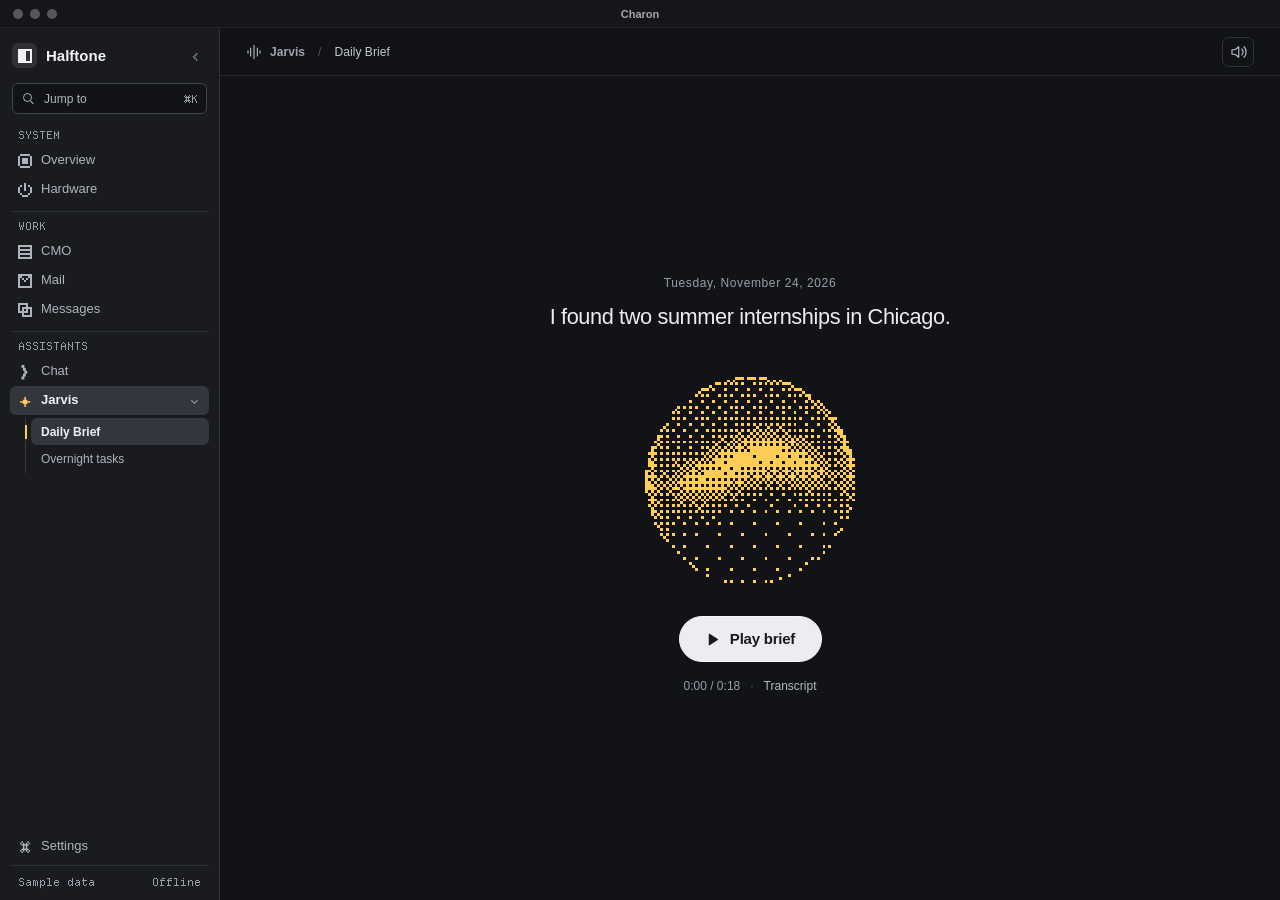
<file: prototypes/jarvis/index.html>
<!doctype html>
<html lang="en">
<head>
  <meta charset="utf-8">
  <meta name="viewport" content="width=device-width, initial-scale=1">
  <meta name="theme-color" content="#111316">
  <title>Daily Brief · Jarvis</title>
  <link rel="icon" href="data:,">
  <link rel="stylesheet" href="reader.css">
  <style>.brand-glyph {--glyph:url([data-uri])}</style>
</head>
<body>
  <div class="windowbar" aria-hidden="true"><span class="lights"><i></i><i></i><i></i></span><span>Charon</span></div>
  <div class="shell">
    <aside class="rail" aria-label="Charon sidebar">
      <div class="rail-full">
        <div class="rail-head">
          <div class="brand"><span class="brand-mark" aria-hidden="true"><i class="pixel brand-glyph"></i></span><span>Halftone</span><button type="button" class="rail-toggle" data-action="rail" aria-label="Hide sidebar" title="Hide sidebar (Option + Command + S)">‹</button></div>
          <button type="button" class="rail-jump" data-action="jump" aria-keyshortcuts="Meta+K Control+K"><i class="magnifier" aria-hidden="true"></i><span>Jump to</span><kbd aria-hidden="true">⌘K</kbd></button>
        </div>
        <nav class="rail-nav" aria-label="Charon destinations">
          <div class="rail-groups">
            <div class="rail-group">
              <h2>System</h2>
              <span class="rail-row" aria-disabled="true"><i class="pixel" aria-hidden="true" style="--glyph:url([data-uri])"></i><span>Overview</span></span>
              <span class="rail-row" aria-disabled="true"><i class="pixel" aria-hidden="true" style="--glyph:url([data-uri])"></i><span>Hardware</span></span>
            </div>
            <div class="rail-group">
              <h2>Work</h2>
              <span class="rail-row" aria-disabled="true"><i class="pixel" aria-hidden="true" style="--glyph:url([data-uri])"></i><span>CMO</span></span>
              <span class="rail-row" aria-disabled="true"><i class="pixel" aria-hidden="true" style="--glyph:url([data-uri])"></i><span>Mail</span></span>
              <span class="rail-row" aria-disabled="true"><i class="pixel" aria-hidden="true" style="--glyph:url([data-uri])"></i><span>Messages</span></span>
            </div>
            <div class="rail-group">
              <h2>Assistants</h2>
              <span class="rail-row" aria-disabled="true"><span class="rail-symbol" aria-hidden="true">❯</span><span>Chat</span></span>
              <details id="jarvis-nav" open><summary class="rail-row"><span class="rail-symbol" aria-hidden="true">✦</span><span>Jarvis</span><i class="disclosure" aria-hidden="true"></i></summary><div class="subnav"><a href="#brief">Daily Brief</a><a href="#tasks">Overnight tasks</a></div></details>
            </div>
          </div>
          <div class="rail-settings"><span class="rail-row" aria-disabled="true"><span class="rail-symbol" aria-hidden="true">⌘</span><span>Settings</span></span></div>
        </nav>
        <div class="rail-footer"><span>Sample data</span><span>Offline</span></div>
      </div>
      <button type="button" class="rail-open" data-action="rail" title="Show sidebar (Option + Command + S)" aria-label="Show sidebar">&gt;</button>
    </aside>
    <button type="button" class="scrim" aria-label="Close sidebar" data-action="rail"></button>
    <main>
      <header class="toolbar">
        <nav id="crumbs" aria-label="Breadcrumb"></nav>
        <div id="tools"></div>
      </header>
      <div id="scroller" tabindex="-1"><div id="page"></div></div>
    </main>
  </div>
  <audio id="narration" preload="metadata" src="assets/brief.mp3"></audio>
  <dialog id="panel" aria-labelledby="panel-title"><div class="panel-inner"><div class="panel-head"><h2 id="panel-title"></h2><button type="button" class="icon-btn" data-action="close" aria-label="Close dialog"><svg class="icon" aria-hidden="true" viewBox="0 0 24 24"><path d="m6 6 12 12M18 6 6 18"/></svg></button></div><div id="panel-body"></div></div></dialog>
  <script type="application/json" id="content">{"docs":{"report/chicago":{"title":"Two Chicago internships to review for summer 2027","html":"\u003cp>I added two summer software roles to \u003ca href=\"#note/delivered\">your Chicago internship list\u003c/a>. I’d open \u003cstrong>Maple Studio\u003c/strong> first. Its mobile engineering internship closes Friday, November 27. The second employer, \u003cstrong>Lakefront Labs\u003c/strong>, hasn’t published a deadline.\u003c/p>\n\u003cp>Both employers were accepting applications when I checked this morning. I saved the posting links with each entry. Once you share the path to your master résumé, I can use it to tailor a Word draft for each role.\u003c/p>\n\u003cfigure>\n\u003cimg data-illustration width=\"1440\" height=\"576\" alt=\"The Chicago lakefront at first light. Illustration.\" />\n\u003cfigcaption aria-hidden=\"true\">The Chicago lakefront at first light. Illustration.\u003c/figcaption>\n\u003c/figure>\n\u003ch2 id=\"which-role-to-look-at-first\">Which role to look at first\u003c/h2>\n\u003cp>\u003ca href=\"#note/maple\">Maple Studio’s Mobile Engineering Intern posting\u003c/a> gives us a date to work back from. I checked the employer’s application at 6:10 a.m. Pacific and recorded the closing date alongside the link. That makes Maple the first one I’d review if you only have a few minutes today.\u003c/p>\n\u003cp>\u003ca href=\"#note/lakefront\">Lakefront Labs’ Software Engineering Intern posting\u003c/a> also lists Chicago and summer 2027. Its application was open at 6:15 a.m. Pacific. The posting gives no closing date, so I’ve left that field open on your list.\u003c/p>\n\u003ch2 id=\"what-i-did-overnight\">What I did overnight\u003c/h2>\n\u003col type=\"1\">\n\u003cli>\u003cstrong>Checked for an existing list.\u003c/strong> At 6:05 a.m. I looked in your Career project for a note covering Chicago internships for summer 2027.\u003c/li>\n\u003cli>\u003cstrong>Created the list with Maple Studio.\u003c/strong> This was the first search for that place and term. I saved the employer’s posting ID, its application and its deadline.\u003c/li>\n\u003cli>\u003cstrong>Added Lakefront Labs to the same note.\u003c/strong> I checked its posting ID and location before adding the second entry. Both entries are marked \u003cem>To review\u003c/em>.\u003c/li>\n\u003cli>\u003cstrong>Saved the research at 6:18 a.m.\u003c/strong> I paused the drafting step when I couldn’t find your master résumé. Both openings are available to review now.\u003c/li>\n\u003c/ol>\n\u003ch2 id=\"where-to-pick-this-up\">Where to pick this up\u003c/h2>\n\u003cp>\u003ca href=\"#note/delivered\">Open the list as delivered\u003c/a> to see exactly what I left this morning. \u003ca href=\"#note/current\">Open your current list\u003c/a> to see any notes you’ve added since. When you share the path to your master Word document, I can make a separate tailored .docx for each role.\u003c/p>\n","raw":"# Two Chicago internships to review for summer 2027\n\nI added two summer software roles to [your Chicago internship list](revisions/chicago-internships/2.md). I’d open **Maple Studio** first. Its mobile engineering internship closes Friday, November 27. The second employer, **Lakefront Labs**, hasn’t published a deadline.\n\nBoth employers were accepting applications when I checked this morning. I saved the posting links with each entry. Once you share the path to your master résumé, I can use it to tailor a Word draft for each role.\n\n![The Chicago lakefront at first light. Illustration.](../assets/lakefront.jpg)\n\n## Which role to look at first\n\n[Maple Studio’s Mobile Engineering Intern posting](assignments/chicago-internships/runs/2026-11-24/sources.md#maple-studio) gives us a date to work back from. I checked the employer’s application at 6:10 a.m. Pacific and recorded the closing date alongside the link. That makes Maple the first one I’d review if you only have a few minutes today.\n\n[Lakefront Labs’ Software Engineering Intern posting](assignments/chicago-internships/runs/2026-11-24/sources.md#lakefront-labs) also lists Chicago and summer 2027. Its application was open at 6:15 a.m. Pacific. The posting gives no closing date, so I’ve left that field open on your list.\n\n## What I did overnight\n\n1. **Checked for an existing list.** At 6:05 a.m. I looked in your Career project for a note covering Chicago internships for summer 2027.\n2. **Created the list with Maple Studio.** This was the first search for that place and term. I saved the employer’s posting ID, its application and its deadline.\n3. **Added Lakefront Labs to the same note.** I checked its posting ID and location before adding the second entry. Both entries are marked *To review*.\n4. **Saved the research at 6:18 a.m.** I paused the drafting step when I couldn’t find your master résumé. Both openings are available to review now.\n\n## Where to pick this up\n\n[Open the list as delivered](revisions/chicago-internships/2.md) to see exactly what I left this morning. [Open your current list](projects/career/Summer%202027%20internships%20in%20Chicago.md) to see any notes you’ve added since. When you share the path to your master Word document, I can make a separate tailored .docx for each role.\n","minutes":2,"date":"November 24, 2026","stamp":"Updated 6:18 a.m. PT","short":"Internship search","back":"tasks"},"report/microphone":{"title":"Where to put the microphone for your next call","html":"\u003cp>I’d put the microphone on the \u003cstrong>desk stand\u003c/strong> for your next call. In your \u003ca href=\"#note/stand\">stand trial\u003c/a>, typing interrupted one of six clips. In the \u003ca href=\"#note/keyboard\">keyboard-side trial\u003c/a>, it interrupted four of six. Both trials used the same desk and keyboard.\u003c/p>\n\u003cp>That gives you a place to start tomorrow. Twelve short clips can’t tell us how the stand will sound when you’re talking and typing for several minutes at a stretch. A longer call would be a good follow-up.\u003c/p>\n\u003ch2 id=\"what-i-compared\">What I compared\u003c/h2>\n\u003cp>I compared the number of clips where the trial notes said typing interrupted the voice. Each clip counts once, even if several keystrokes came through. That gives both positions the same six chances to pick up an interruption.\u003c/p>\n\u003ch2 id=\"how-i-reached-the-recommendation\">How I reached the recommendation\u003c/h2>\n\u003col type=\"1\">\n\u003cli>\u003cstrong>Opened the two trial notes\u003c/strong> in your Voice project and checked how many clips each contained.\u003c/li>\n\u003cli>\u003cstrong>Compared the interruptions.\u003c/strong> The stand had one interrupted clip and five clear clips. The keyboard-side position had four interrupted clips and two clear clips.\u003c/li>\n\u003cli>\u003cstrong>Saved the finding with both sources.\u003c/strong> For the next test, use the stand on a longer call and jot down any moment when typing makes your voice hard to follow.\u003c/li>\n\u003c/ol>\n\u003ch2 id=\"trial-notes\">Trial notes\u003c/h2>\n\u003cul>\n\u003cli>\u003ca href=\"#note/stand\">Desk stand trial\u003c/a> · Six clips, one interruption.\u003c/li>\n\u003cli>\u003ca href=\"#note/keyboard\">Keyboard-side trial\u003c/a> · Six clips, four interruptions.\u003c/li>\n\u003c/ul>\n","raw":"# Where to put the microphone for your next call\n\nI’d put the microphone on the **desk stand** for your next call. In your [stand trial](desk-stand.md), typing interrupted one of six clips. In the [keyboard-side trial](keyboard-side.md), it interrupted four of six. Both trials used the same desk and keyboard.\n\nThat gives you a place to start tomorrow. Twelve short clips can’t tell us how the stand will sound when you’re talking and typing for several minutes at a stretch. A longer call would be a good follow-up.\n\n## What I compared\n\nI compared the number of clips where the trial notes said typing interrupted the voice. Each clip counts once, even if several keystrokes came through. That gives both positions the same six chances to pick up an interruption.\n\n## How I reached the recommendation\n\n1. **Opened the two trial notes** in your Voice project and checked how many clips each contained.\n2. **Compared the interruptions.** The stand had one interrupted clip and five clear clips. The keyboard-side position had four interrupted clips and two clear clips.\n3. **Saved the finding with both sources.** For the next test, use the stand on a longer call and jot down any moment when typing makes your voice hard to follow.\n\n## Trial notes\n\n- [Desk stand trial](desk-stand.md) · Six clips, one interruption.\n- [Keyboard-side trial](keyboard-side.md) · Six clips, four interruptions.\n","minutes":2,"date":"November 23, 2026","stamp":"","short":"Microphone test","back":"tasks"},"note/delivered":{"title":"Summer 2027 internships in Chicago","html":"\u003cp>\u003cem>Fictional example. This is the running list in the Career project.\u003c/em>\u003c/p>\n\u003ch2 id=\"open-roles\">Open roles\u003c/h2>\n\u003ch3 id=\"maple-studio-mobile-engineering-intern\">Maple Studio | Mobile Engineering Intern\u003c/h3>\n\u003cp>Chicago · Summer 2027 · Open when checked November 24 at 6:10 a.m. Pacific.\u003c/p>\n\u003cul>\n\u003cli>\u003cstrong>Apply by\u003c/strong> Friday, November 27, 2026.\u003c/li>\n\u003cli>\u003cstrong>Application\u003c/strong> \u003ca href=\"#note/maple\">Maple Studio posting, MS-127\u003c/a>.\u003c/li>\n\u003cli>\u003cstrong>My application status\u003c/strong> To review.\u003c/li>\n\u003cli>\u003cstrong>My notes\u003c/strong>\u003c/li>\n\u003c/ul>\n\u003ch3 id=\"lakefront-labs-software-engineering-intern\">Lakefront Labs | Software Engineering Intern\u003c/h3>\n\u003cp>Chicago · Summer 2027 · Open when checked November 24 at 6:15 a.m. Pacific.\u003c/p>\n\u003cul>\n\u003cli>\u003cstrong>Apply by\u003c/strong> The posting gives no deadline.\u003c/li>\n\u003cli>\u003cstrong>Application\u003c/strong> \u003ca href=\"#note/lakefront\">Lakefront Labs posting, LL-208\u003c/a>.\u003c/li>\n\u003cli>\u003cstrong>My application status\u003c/strong> To review.\u003c/li>\n\u003cli>\u003cstrong>My notes\u003c/strong>\u003c/li>\n\u003c/ul>\n\u003ch2 id=\"related-work\">Related work\u003c/h2>\n\u003cp>\u003ca href=\"#report/chicago\">November 24 internship search\u003c/a>\u003c/p>\n","raw":"---\nid: chicago-summer-internships-2027\ntype: project-note\nproject: career\nrevision: 2\nupdated: 2026-11-24T06:15:00-08:00\n---\n\n# Summer 2027 internships in Chicago\n\n*Fictional example. This is the running list in the Career project.*\n\n## Open roles\n\n### Maple Studio | Mobile Engineering Intern\n\nChicago · Summer 2027 · Open when checked November 24 at 6:10 a.m. Pacific.\n\n- **Apply by** Friday, November 27, 2026.\n- **Application** [Maple Studio posting, MS-127](../../assignments/chicago-internships/runs/2026-11-24/sources.md#maple-studio).\n- **My application status** To review.\n- **My notes**\n\n### Lakefront Labs | Software Engineering Intern\n\nChicago · Summer 2027 · Open when checked November 24 at 6:15 a.m. Pacific.\n\n- **Apply by** The posting gives no deadline.\n- **Application** [Lakefront Labs posting, LL-208](../../assignments/chicago-internships/runs/2026-11-24/sources.md#lakefront-labs).\n- **My application status** To review.\n- **My notes**\n\n## Related work\n\n[November 24 internship search](../../assignments/chicago-internships/runs/2026-11-24/summary.md)\n","minutes":1,"date":"Career project","stamp":"Revision 2 · As delivered","short":"Delivered list","back":"report/chicago"},"note/current":{"title":"Summer 2027 internships in Chicago","html":"\u003cp>\u003cem>Fictional example. This is the running list in the Career project.\u003c/em>\u003c/p>\n\u003ch2 id=\"open-roles\">Open roles\u003c/h2>\n\u003ch3 id=\"maple-studio-mobile-engineering-intern\">Maple Studio | Mobile Engineering Intern\u003c/h3>\n\u003cp>Chicago · Summer 2027 · Open when checked November 24 at 6:10 a.m. Pacific.\u003c/p>\n\u003cul>\n\u003cli>\u003cstrong>Apply by\u003c/strong> Friday, November 27, 2026.\u003c/li>\n\u003cli>\u003cstrong>Application\u003c/strong> \u003ca href=\"#note/maple\">Maple Studio posting, MS-127\u003c/a>.\u003c/li>\n\u003cli>\u003cstrong>My application status\u003c/strong> To review.\u003c/li>\n\u003cli>\u003cstrong>My notes\u003c/strong> Ask whether interns can work with the iOS team.\u003c/li>\n\u003c/ul>\n\u003ch3 id=\"lakefront-labs-software-engineering-intern\">Lakefront Labs | Software Engineering Intern\u003c/h3>\n\u003cp>Chicago · Summer 2027 · Open when checked November 24 at 6:15 a.m. Pacific.\u003c/p>\n\u003cul>\n\u003cli>\u003cstrong>Apply by\u003c/strong> The posting gives no deadline.\u003c/li>\n\u003cli>\u003cstrong>Application\u003c/strong> \u003ca href=\"#note/lakefront\">Lakefront Labs posting, LL-208\u003c/a>.\u003c/li>\n\u003cli>\u003cstrong>My application status\u003c/strong> To review.\u003c/li>\n\u003cli>\u003cstrong>My notes\u003c/strong>\u003c/li>\n\u003c/ul>\n\u003ch2 id=\"related-work\">Related work\u003c/h2>\n\u003cp>\u003ca href=\"#report/chicago\">November 24 internship search\u003c/a>\u003c/p>\n","raw":"---\nid: chicago-summer-internships-2027\ntype: project-note\nproject: career\nrevision: 3\nupdated: 2026-11-24T08:10:00-08:00\n---\n\n# Summer 2027 internships in Chicago\n\n*Fictional example. This is the running list in the Career project.*\n\n## Open roles\n\n### Maple Studio | Mobile Engineering Intern\n\nChicago · Summer 2027 · Open when checked November 24 at 6:10 a.m. Pacific.\n\n- **Apply by** Friday, November 27, 2026.\n- **Application** [Maple Studio posting, MS-127](../../assignments/chicago-internships/runs/2026-11-24/sources.md#maple-studio).\n- **My application status** To review.\n- **My notes** Ask whether interns can work with the iOS team.\n\n### Lakefront Labs | Software Engineering Intern\n\nChicago · Summer 2027 · Open when checked November 24 at 6:15 a.m. Pacific.\n\n- **Apply by** The posting gives no deadline.\n- **Application** [Lakefront Labs posting, LL-208](../../assignments/chicago-internships/runs/2026-11-24/sources.md#lakefront-labs).\n- **My application status** To review.\n- **My notes**\n\n## Related work\n\n[November 24 internship search](../../assignments/chicago-internships/runs/2026-11-24/summary.md)\n","minutes":1,"date":"Career project","stamp":"Revision 3 · Current list","short":"Current list","back":"report/chicago"},"note/stand":{"title":"Desk stand trial","html":"\u003cp>Six short voice clips were recorded with the microphone on the desk stand. One clip had an audible interruption from typing. Five were clear.\u003c/p>\n\u003cp>The two trials used the same desk and keyboard. \u003ca href=\"#note/keyboard\">Read the keyboard-side trial\u003c/a> for the other position, or return to \u003ca href=\"#report/microphone\">the microphone report\u003c/a>.\u003c/p>\n","raw":"# Desk stand trial\n\nSix short voice clips were recorded with the microphone on the desk stand. One clip had an audible interruption from typing. Five were clear.\n\nThe two trials used the same desk and keyboard. [Read the keyboard-side trial](keyboard-side.md) for the other position, or return to [the microphone report](microphone.md).\n","minutes":1,"date":"Voice project","stamp":"Trial note","short":"Desk stand","back":"report/microphone"},"note/keyboard":{"title":"Keyboard-side trial","html":"\u003cp>Six short voice clips were recorded with the microphone beside the keyboard. Four clips had an audible interruption from typing. Two were clear.\u003c/p>\n\u003cp>The two trials used the same desk and keyboard. \u003ca href=\"#note/stand\">Read the desk stand trial\u003c/a> for the other position, or return to \u003ca href=\"#report/microphone\">the microphone report\u003c/a>.\u003c/p>\n","raw":"# Keyboard-side trial\n\nSix short voice clips were recorded with the microphone beside the keyboard. Four clips had an audible interruption from typing. Two were clear.\n\nThe two trials used the same desk and keyboard. [Read the desk stand trial](desk-stand.md) for the other position, or return to [the microphone report](microphone.md).\n","minutes":1,"date":"Voice project","stamp":"Trial note","short":"Keyboard-side trial","back":"report/microphone"},"note/maple":{"title":"Maple Studio","html":"\u003cul>\n\u003cli>\u003cstrong>Employer posting\u003c/strong> MS-127, Mobile Engineering Intern.\u003c/li>\n\u003cli>\u003cstrong>Location and term\u003c/strong> Chicago, summer 2027.\u003c/li>\n\u003cli>\u003cstrong>Evidence\u003c/strong> The sample application was open. Its closing date was Friday, November 27, 2026.\u003c/li>\n\u003cli>\u003cstrong>Checked\u003c/strong> November 24, 2026 at 6:10 a.m. Pacific.\u003c/li>\n\u003c/ul>\n\u003cp>\u003ca href=\"#report/chicago\">Read the internship report\u003c/a>.\u003c/p>\n","raw":"# Maple Studio\n\n- **Employer posting** MS-127, Mobile Engineering Intern.\n- **Location and term** Chicago, summer 2027.\n- **Evidence** The sample application was open. Its closing date was Friday, November 27, 2026.\n- **Checked** November 24, 2026 at 6:10 a.m. Pacific.\n\n[Read the internship report](summary.md).\n","minutes":1,"date":"Employer posting","stamp":"Example source","short":"Maple Studio","back":"report/chicago"},"note/lakefront":{"title":"Lakefront Labs","html":"\u003cul>\n\u003cli>\u003cstrong>Employer posting\u003c/strong> LL-208, Software Engineering Intern.\u003c/li>\n\u003cli>\u003cstrong>Location and term\u003c/strong> Chicago, summer 2027.\u003c/li>\n\u003cli>\u003cstrong>Evidence\u003c/strong> The sample application was open. The employer listed no closing date.\u003c/li>\n\u003cli>\u003cstrong>Checked\u003c/strong> November 24, 2026 at 6:15 a.m. Pacific.\u003c/li>\n\u003c/ul>\n\u003cp>\u003ca href=\"#report/chicago\">Read the internship report\u003c/a>.\u003c/p>\n","raw":"# Lakefront Labs\n\n- **Employer posting** LL-208, Software Engineering Intern.\n- **Location and term** Chicago, summer 2027.\n- **Evidence** The sample application was open. The employer listed no closing date.\n- **Checked** November 24, 2026 at 6:15 a.m. Pacific.\n\n[Read the internship report](summary.md).\n","minutes":1,"date":"Employer posting","stamp":"Example source","short":"Lakefront Labs","back":"report/chicago"}},"orb":"assets/orb.png","cover":"assets/lakefront.jpg","script":"Good morning, sir. I added two Chicago internships to your summer list. I’d look at Maple Studio first because applications close on Friday, November twenty-seventh. Both postings are in your Career workspace. Send me your master résumé when you’re ready, and I can tailor a draft for each one."}</script>
  <script src="reader.js"></script>
</body>
</html>
</file>
<file: prototypes/jarvis/reader.css>
@font-face {
  font-family: Departure;
  src: url("../../mac/Resources/Fonts/DepartureMono-Regular.ttf") format("truetype");
  font-weight: 400;
  font-display: swap;
}
:root {
  color-scheme: dark;
  --ground: #121316;
  --chrome: #111215;
  --line: #292b32;
  --text: #ebecf1;
  --body: #bdc0ca;
  --muted: #9a9eab;
  --blue: #a0b7fa;
  --gold: #ffcc55;
  --rail-width: 220px;
  --rail-ground: #1a1b1f;
  --rail-line: #2d3036;
  --rail-text: #eef0f4;
  --rail-secondary: #b0b3bd;
  --rail-muted: #999eaa;
  --rail-active: #34363e;
  --rail-hover: #26282e;
  --mono: Departure, monospace;
  --reading-size: 17px;
  font-family: -apple-system, BlinkMacSystemFont, "Helvetica Neue", Arial, sans-serif;
  background: var(--ground);
  color: var(--text);
  -webkit-font-smoothing: antialiased;
}
* {box-sizing:border-box}
body {margin:0}
button, input, select {font:inherit}
button, a {touch-action:manipulation}
button {cursor:pointer;background:none;border:0;color:inherit;padding:0}
a {color:var(--blue);text-decoration:none}
a:hover {color:#c6d5ff}
button:focus-visible, a:focus-visible, input:focus-visible, summary:focus-visible {outline:2px solid #99c5ff;outline-offset:4px}
::selection {background:#38466e;color:white}
.windowbar {height:28px;background:#151619;border-bottom:1px solid #25262b;display:grid;place-items:center;color:#a5a6ae;font-size:11px;font-weight:550;position:relative;user-select:none}
.lights {position:absolute;left:13px;display:flex;gap:7px}
.lights i {width:10px;height:10px;border-radius:50%;background:#56575e}
.shell {display:flex;height:calc(100vh - 28px);height:calc(100dvh - 28px);position:relative;overflow:hidden}
.rail {flex:0 0 var(--rail-width);width:var(--rail-width);background:var(--rail-ground);border-right:1px solid var(--rail-line);color:var(--rail-text);position:relative;z-index:5}
.rail-full {height:100%;display:flex;flex-direction:column}
.rail-head {padding:12px 12px 13px;flex:none}
.brand {display:flex;align-items:center;gap:9px;min-height:31px;margin-bottom:12px;font-size:15px;font-weight:640}
.brand-mark {display:grid;place-items:center;width:25px;height:25px;border-radius:6px;background:#2e3036}
.pixel {display:block;width:14px;height:14px;background:currentColor;mask-image:var(--glyph);mask-repeat:no-repeat;mask-size:100%;image-rendering:pixelated}
.rail-symbol {display:grid;place-items:center;width:14px;height:16px;font:16px/1 var(--mono)}
.rail-toggle {display:grid;place-items:center;margin-left:auto;width:24px;height:24px;border-radius:5px;color:var(--rail-muted);font:16px/1 var(--mono)}
.rail-toggle:hover,.rail-open:hover {color:var(--rail-text);background:var(--rail-hover)}
.rail-jump {display:flex;align-items:center;gap:9px;width:100%;height:31px;border:1px solid #42454d;border-radius:6px;background:var(--ground);padding:0 8px;color:var(--rail-secondary);font-size:12px;text-align:left}
.rail-jump:hover {border-color:var(--rail-secondary);color:var(--rail-text)}
.rail-jump kbd {margin-left:auto;color:var(--rail-muted);font:11px var(--mono)}
.magnifier {position:relative;flex:none;width:9px;height:9px;margin:0 3px 2px 2px;border:1px solid currentColor;border-radius:50%}
.magnifier::after {content:"";position:absolute;right:-3px;bottom:-2px;transform:rotate(45deg);width:4px;height:1px;background:currentColor}
.rail-nav {display:flex;flex-direction:column;flex:1;min-height:0}
.rail-groups {flex:1;overflow-y:auto;padding:1px 10px;scrollbar-width:thin}
.rail-group + .rail-group {border-top:1px solid var(--rail-line);margin-top:7px;padding-top:7px}
.rail-group h2 {padding:0 8px;margin-bottom:3px;color:var(--rail-muted);font:11px/15px var(--mono);text-transform:uppercase}
.rail-row {display:flex;align-items:center;gap:9px;min-height:29px;padding:0 8px;border-radius:6px;color:var(--rail-secondary);font-size:13px;line-height:1.25}
#jarvis-nav summary {cursor:pointer;list-style:none;color:var(--rail-text);background:var(--rail-active);font-weight:620}
#jarvis-nav summary:hover {box-shadow:inset 0 0 0 1px #50535d}
#jarvis-nav summary::-webkit-details-marker {display:none}
#jarvis-nav .rail-symbol {color:var(--gold)}
.disclosure {width:5px;height:5px;margin-left:auto;margin-right:4px;border:solid currentColor;border-width:1px 1px 0 0;color:var(--rail-muted);transform:rotate(45deg)}
#jarvis-nav[open] .disclosure {transform:rotate(135deg)}
.subnav {margin:3px 0 0 15px;padding:0 0 1px 5px;border-left:1px solid #393a40}
.subnav a {position:relative;display:flex;align-items:center;min-height:27px;padding:4px 10px;color:var(--rail-secondary);border-radius:6px;font-size:12px}
.subnav a:hover {background:var(--rail-hover);color:var(--rail-text)}
.subnav a[aria-current] {background:var(--rail-active);color:var(--rail-text);font-weight:620}
.subnav a[aria-current]::before {content:"";position:absolute;left:-6px;top:calc(50% - 7px);width:2px;height:14px;background:var(--gold)}
.rail-jump:focus-visible,.rail-toggle:focus-visible,.rail-open:focus-visible,#jarvis-nav summary:focus-visible,.subnav a:focus-visible {outline-offset:-2px}
.rail-settings {padding:6px 10px 4px}
.rail-footer {display:flex;justify-content:space-between;gap:7px;margin:0 10px;padding:9px 8px 10px;border-top:1px solid var(--rail-line);color:var(--rail-muted);font:11px/15px var(--mono)}
.rail-open {display:none;width:27px;height:48px;color:var(--rail-muted);align-items:center;justify-content:center;font:11px var(--mono)}
.rail-collapsed .rail {flex-basis:28px;width:28px}
.rail-collapsed .rail-full {display:none}
.rail-collapsed .rail-open {display:flex}
.scrim {display:none}
main {position:relative;flex:1;min-width:0;display:flex;flex-direction:column}
.toolbar {height:48px;flex:none;padding:0 26px;display:flex;align-items:center;justify-content:space-between;border-bottom:1px solid #282a30;gap:12px;background:var(--chrome)}
#crumbs, #tools {display:flex;align-items:center;min-width:0;gap:13px}
#crumbs {font-size:12px;letter-spacing:.005em;white-space:nowrap;color:#c5c7cf}
#crumbs a {color:#a0a3af}
#crumbs a:hover {color:#e6e7ed}
.crumb-brand {display:inline-flex;align-items:center;gap:8px;font-weight:600}
.crumb-brand .icon {color:#c2c6d5;width:16px;height:16px}
.sep {color:#54565f;font-weight:400}
#tools {gap:8px}
.icon {width:18px;height:18px;display:inline-block;vertical-align:middle;flex:none;fill:none;stroke:currentColor;stroke-width:1.55;stroke-linecap:round;stroke-linejoin:round}
.icon-btn {width:32px;height:30px;border:1px solid #30323a;border-radius:7px;color:#b9bcc9;display:inline-flex;align-items:center;justify-content:center}
.icon-btn:hover {background:#22242b;color:#f4f4f8}
.aa {font-size:14px;font-weight:580;letter-spacing:-.05em}
#scroller {overflow:auto;overscroll-behavior:contain;flex:1;min-height:0;scrollbar-color:#383b44 transparent;scrollbar-width:thin}
#scroller:focus {outline:none}
#page {min-height:100%}
h1,h2,h3,p,figure {margin:0}
h1,h2,h3 {color:var(--text)}
.home {min-height:calc(100vh - 76px);min-height:calc(100dvh - 76px);display:grid;place-items:center;padding:42px 24px 48px}
.morning {width:min(100%,480px);text-align:center;display:flex;flex-direction:column;align-items:center}
.date {display:block;color:var(--muted);font-size:12px;line-height:18px;letter-spacing:.05em;font-weight:500}
.morning-intro {margin:10px 0 0;color:var(--text);font-size:clamp(18px,1.7vw,22px);font-weight:480;line-height:1.35;letter-spacing:-.018em;text-wrap:balance}
.orb {width:clamp(168px,24vh,233px);height:auto;image-rendering:pixelated;display:block;margin:clamp(28px,4.6vh,44px) 0 28px}
.listen {display:inline-flex;align-items:center;justify-content:center;gap:10px;color:#191a1e;background:#ecedf2;border:1px solid #f6f6fa;border-radius:999px;font-size:15px;line-height:20px;font-weight:620;letter-spacing:-.015em;padding:12px 23px;min-width:143px}
.listen:hover {background:white}
.listen .icon {width:15px;height:15px;fill:currentColor;stroke:none}
.play-meta {margin-top:14px;display:flex;gap:10px;align-items:center;color:#999dab;font-size:12px;line-height:20px}
.clock {font-variant-numeric:tabular-nums}
.play-meta button {font-size:12px;color:#b6b9c4}
.play-meta button:hover {color:var(--text);text-decoration:underline;text-underline-offset:3px}
.play-meta .mark {color:#626675}
.arrow {margin-left:auto;color:#a3a8b7}
.task-link:hover h3 {color:var(--blue)}
.play-error {color:#f2b7a6;font-size:13px;max-width:380px;line-height:1.5;margin-top:9px}
.play-error:empty {display:none}
.column {width:min(100% - 80px,664px);margin:0 auto;padding:clamp(48px,7.6vh,82px) 0 92px}
.back {display:inline-flex;align-items:center;gap:7px;color:#a2a6b3;font-weight:450;font-size:13px;line-height:21px}
.back .icon {width:14px;height:14px}
.back:hover {color:#d5dbee}
.reader h1,.index h1 {max-width:620px;font-size:clamp(32px,3.05vw,41px);font-weight:555;letter-spacing:-.022em;line-height:1.24;margin:22px 0 17px;text-wrap:balance}
.reader h1 {max-width:575px}
.meta {display:flex;align-items:center;flex-wrap:wrap;gap:8px 10px;color:#a7aab7;font-size:13px;line-height:19px;font-variant-numeric:tabular-nums}
.meta .slash {color:#626572}
.stamp {padding:2px 7px;line-height:19px;color:#a8bdf7;background:#1d2433;border-radius:4px;font-size:12px}
.prose {font-size:var(--reading-size);line-height:1.77;letter-spacing:.002em;color:var(--body);margin-top:36px;overflow-wrap:break-word}
.prose p {margin:0 0 19px}
.prose strong {font-weight:620;color:#e4e6ee}
.prose a {text-decoration:underline;text-underline-offset:4px;text-decoration-color:#52648d;text-decoration-thickness:1px}
.prose a:hover {text-decoration-color:var(--blue)}
.prose h2 {font-size:1.42em;line-height:1.28;font-weight:570;letter-spacing:-.025em;margin:38px 0 13px}
.prose h3 {font-size:1.1em;font-weight:570;line-height:1.35;margin:25px 0 9px}
.prose ul,.prose ol {margin:8px 0 22px;padding-left:1.55em}
.prose li {margin:8px 0;padding-left:.25em}
.prose li::marker {color:#a0a9bf}
.prose figure {margin:27px 0 34px}
.prose figure img {width:100%;height:auto;aspect-ratio:2.5;object-fit:cover;display:block;border-radius:10px;border:1px solid #3b414e}
.prose figcaption {margin-top:8px;color:#959aaa;font-size:12px;line-height:1.5}
.report-footer {display:flex;align-items:center;flex-wrap:wrap;gap:10px 18px;justify-content:space-between;border-top:1px solid var(--line);padding-top:18px;margin-top:33px;color:var(--muted);font-size:12px}
.text-button {display:inline-flex;gap:7px;align-items:center;color:#b6bfd6;font-size:13px;line-height:20px}
.text-button:hover {color:#e2eaff}
.text-button .icon {width:15px;height:15px}
.index {max-width:712px;width:min(100% - 80px,712px)}
.index h1 {margin-bottom:30px}
.date-rule {display:flex;align-items:center;gap:14px;color:#a3a8b6;font-size:12px;line-height:18px;font-weight:530;letter-spacing:.025em}
.date-rule::after {content:"";flex:1;border-bottom:1px solid #30323a}
.task-link {display:block;color:inherit}
.task-link:hover {color:inherit}
.cover {display:block;width:100%;height:clamp(122px,15vw,192px);object-fit:cover;object-position:center 66%;border:1px solid #3b414e;border-radius:10px;margin:15px 0 18px}
.task-detail {display:flex;align-items:flex-start;gap:15px}
.task-detail .arrow {padding-top:4px}
.task-detail h3 {font-size:23px;line-height:1.24;font-weight:550;letter-spacing:-.017em;margin:0 0 6px}
.task-detail p {color:#aeb2bf;font-size:15px;line-height:1.55;margin-bottom:7px}
.task-detail small {font-size:12px;color:#9a9eac}
.older {margin-top:34px}
.older .task-link {margin-top:17px}
.older .task-detail h3 {font-size:20px}
.footnote {font-size:12px;line-height:1.5;color:var(--muted);margin-top:35px}
dialog {padding:0;width:min(520px,calc(100vw - 38px));max-height:82vh;border:1px solid #40434d;border-radius:14px;background:#1a1c21;color:var(--text)}
dialog::backdrop {background:#08090de0}
.panel-inner {padding:24px}
.panel-head {display:flex;align-items:center;justify-content:space-between;gap:16px;margin-bottom:17px}
.panel-head h2 {font-size:22px;line-height:1.25;letter-spacing:-.03em;font-weight:570}
#panel-body {color:var(--body);font-size:15px;line-height:1.65}
#panel-body p+p {margin-top:11px}
#panel-body small {display:block;color:var(--muted);font-size:12px;line-height:1.6}
.panel-btn {display:inline-flex;align-items:center;justify-content:center;cursor:pointer;background:#292c35;border:1px solid #424652;border-radius:6px;padding:6px 11px;color:#e4e6ed;font-size:13px;font-weight:500}
.panel-btn:hover {background:#333741;color:#fff}
.panel-btn[aria-pressed=true] {background:#222c43;color:#c4d4ff;border-color:#657cab}
.choices {margin-top:18px;display:flex;flex-wrap:wrap;align-items:center;gap:9px}
.recording {margin:14px 0;font-size:13px;color:#cbd1e0;overflow-wrap:anywhere}
.field {font-size:13px;max-width:100%;color:#c4c8d4}
.field::file-selector-button {border:1px solid #424652;border-radius:6px;padding:7px 11px;background:#292c35;color:white;cursor:pointer;margin-right:8px}
.source-raw {margin:0;max-height:53vh;overflow:auto;padding:13px;border:1px solid #333641;border-radius:7px;white-space:pre-wrap;overflow-wrap:anywhere;color:#ced3e3;background:#141519;font:12px/1.65 ui-monospace,monospace}
.jump-query {display:block;width:100%;padding:8px 10px;border:1px solid #42454d;border-radius:6px;background:var(--ground);color:var(--rail-text)}
.jump-results {margin-top:10px}
.jump-results a {display:block;padding:6px 10px;border-radius:6px;color:var(--rail-text)}
.jump-results a:hover,.jump-results a:focus-visible {background:var(--rail-hover)}
.jump-results p {padding:6px 10px;color:var(--rail-muted)}
@media(max-width:780px) {
  .toolbar {padding:0 16px}
  .column,.index {width:calc(100% - 56px)}
  .home {padding-left:20px;padding-right:20px}
}
@media(max-width:680px) {
  .windowbar {height:24px}
  .shell {height:calc(100vh - 24px);height:calc(100dvh - 24px)}
  .rail-full {display:none}
  .rail,.rail-collapsed .rail {width:28px;flex:0 0 28px}
  .rail-open {display:flex}
  .rail-mobile-open .rail {width:min(var(--rail-width),75vw);position:absolute;inset:0 auto 0 0}
  .rail-mobile-open .rail-full {display:flex}
  .rail-mobile-open .rail-open {display:none}
  .rail-jump,#jarvis-nav summary,.subnav a {min-height:40px}
  .rail-toggle {width:40px;height:40px}
  .rail-mobile-open .scrim {display:block;position:absolute;inset:0;z-index:4;background:#08090caf}
  .toolbar {height:43px;padding:0 13px}
  #crumbs {gap:8px;font-size:11.5px}
  .crumb-brand {gap:5px}
  .column,.index {width:calc(100% - 36px);padding:35px 0 55px}
  .reader h1,.index h1 {font-size:32px;line-height:1.19;margin-top:17px}
  .home {min-height:calc(100dvh - 67px);padding:32px 18px 42px}
  .morning-intro {font-size:18px}
  .orb {width:clamp(155px,24vh,208px);margin:31px 0 26px}
  .meta {gap:6px 8px;font-size:12px}
  .prose {margin-top:26px}
  .cover {height:127px}
  .task-detail h3 {font-size:21px}
}
@media(max-height:680px) and (min-width:681px) {
  .home {padding:26px 22px}
  .orb {width:145px;margin:19px 0}
}
@media(max-width:370px) {
  .crumb-brand .icon {display:none}
}
</file>
